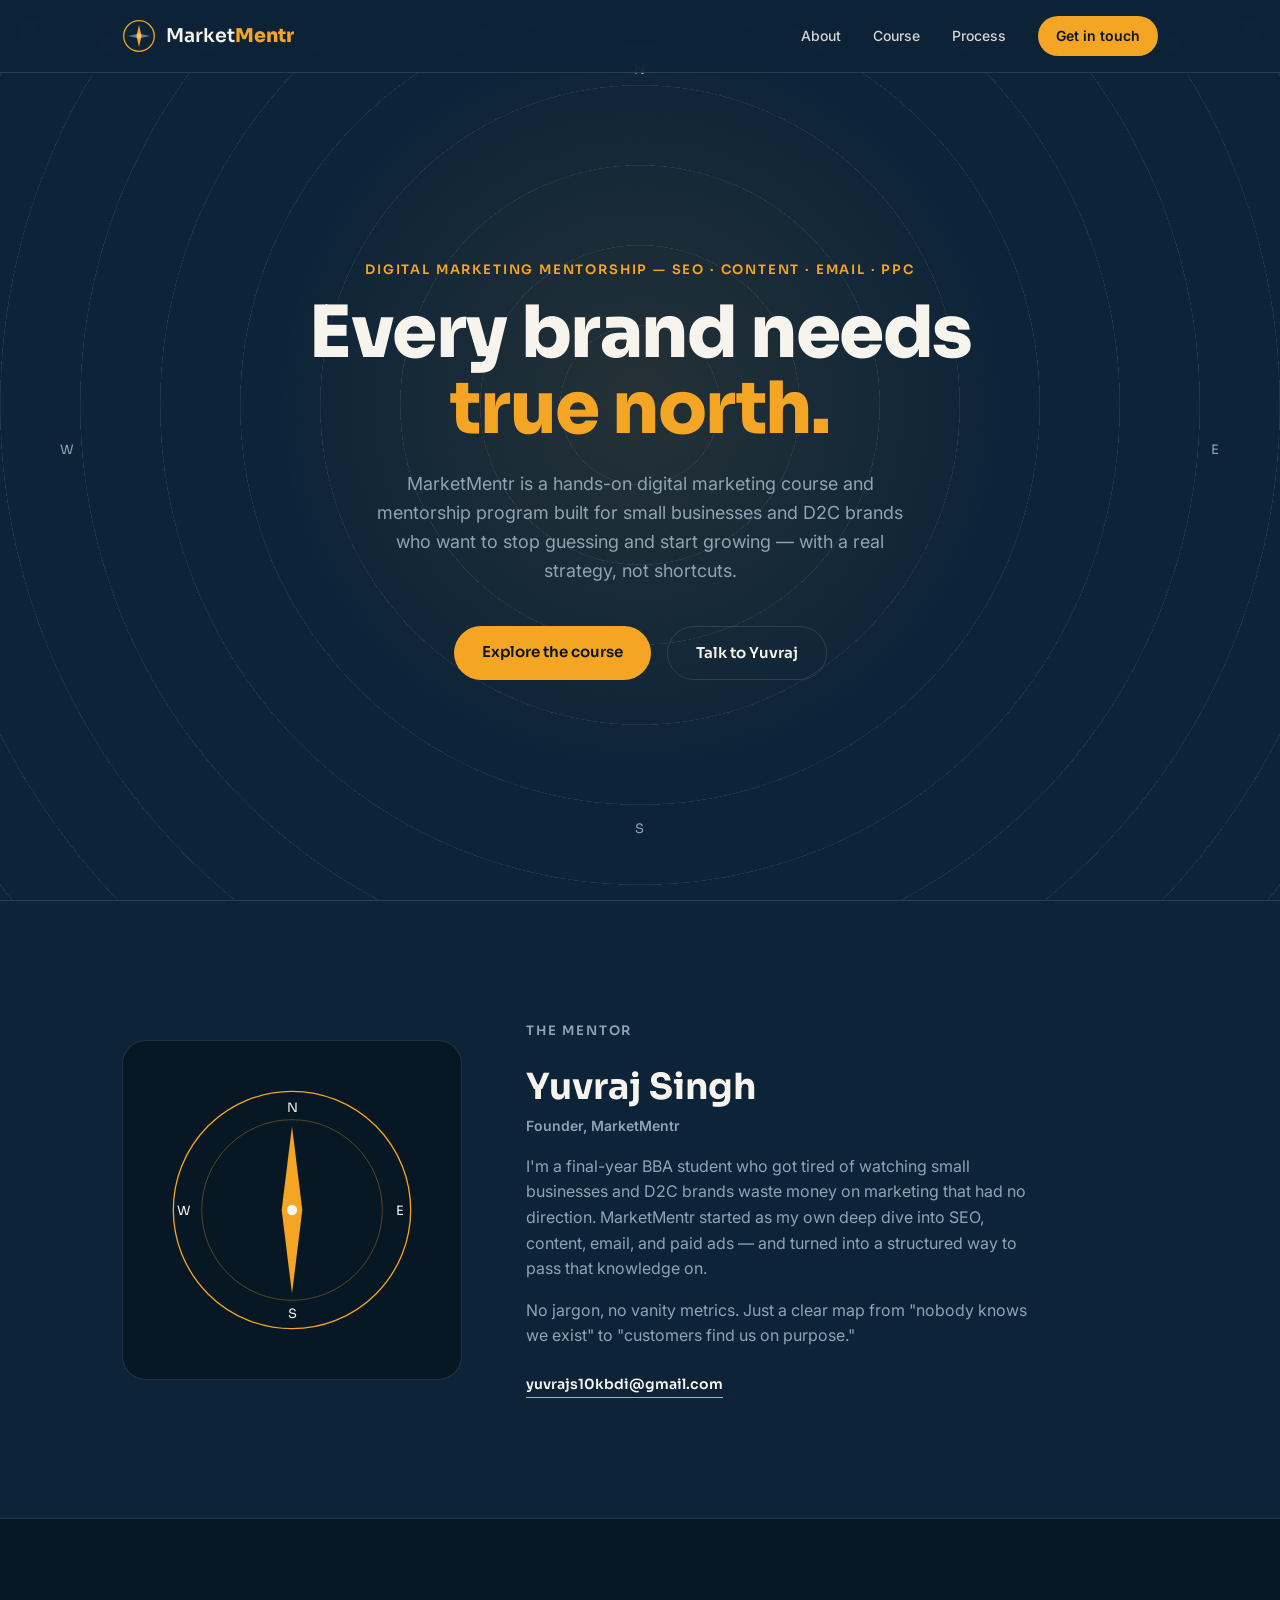
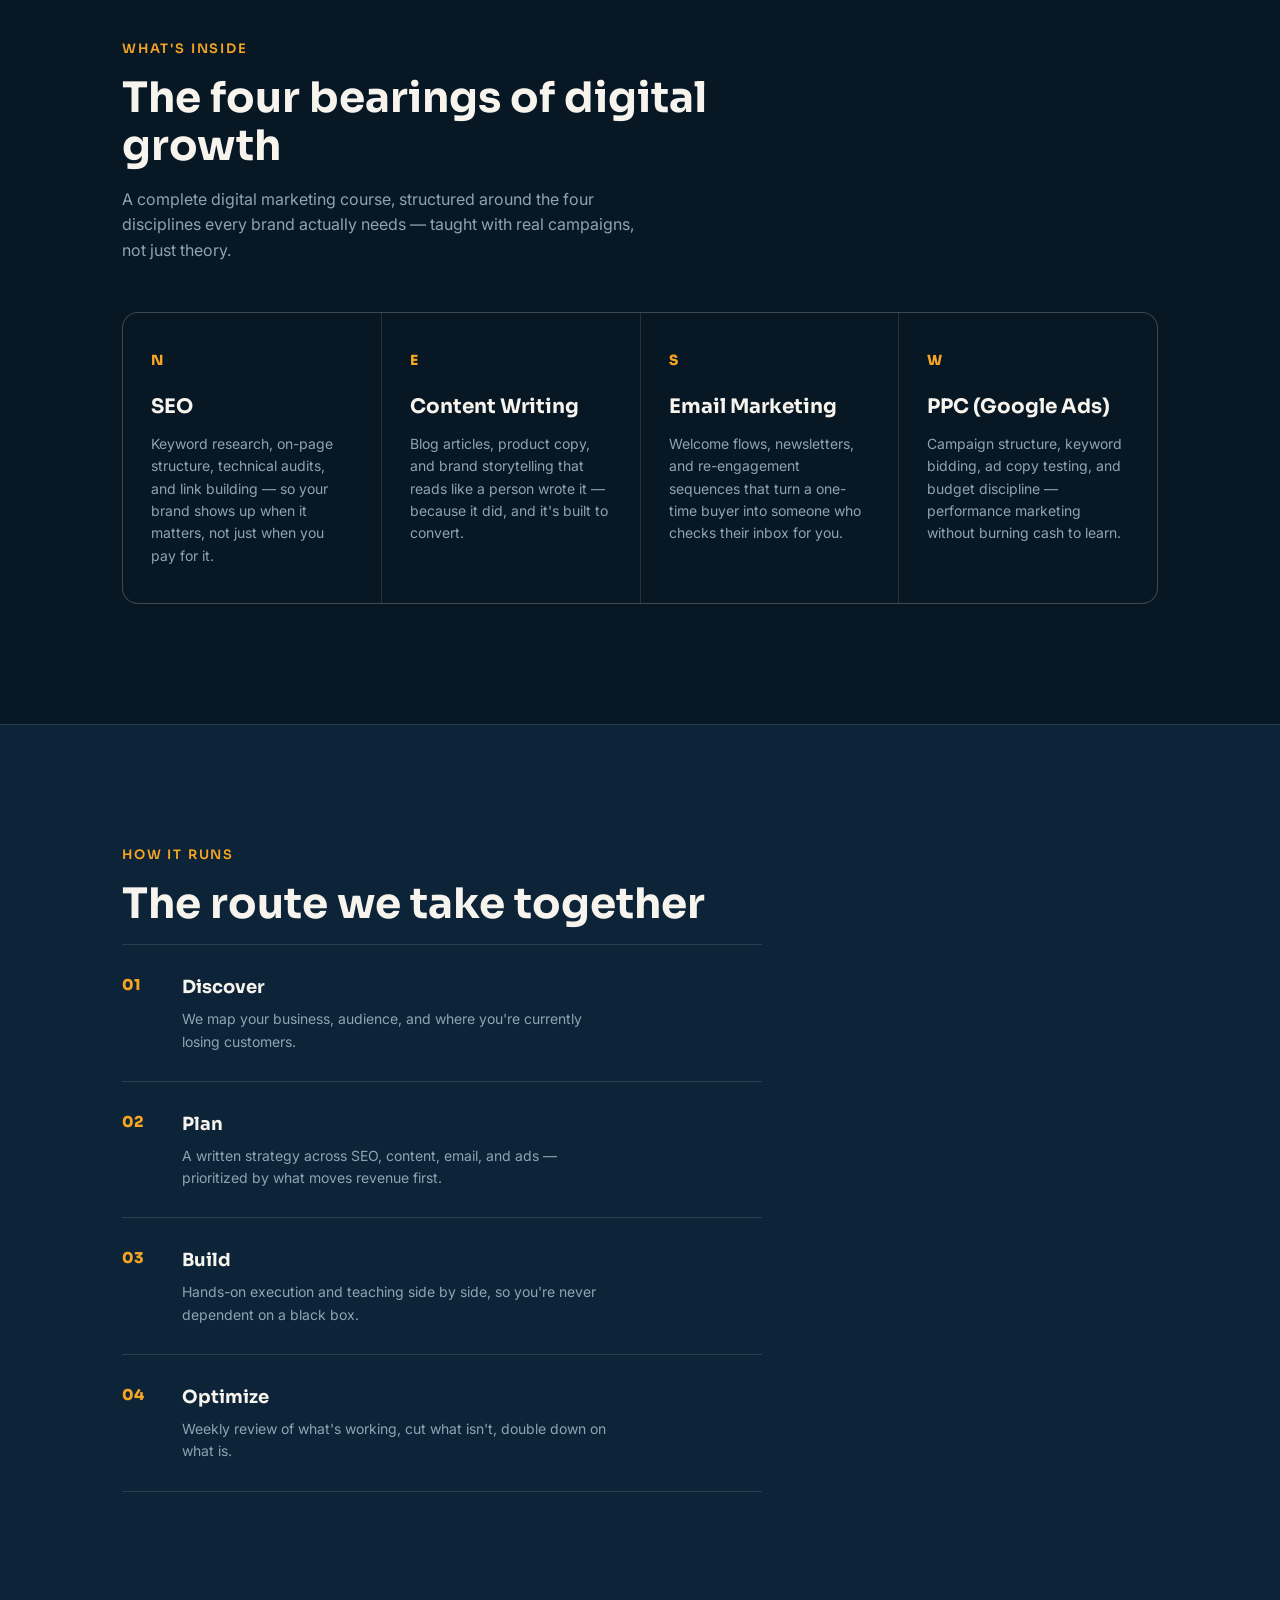
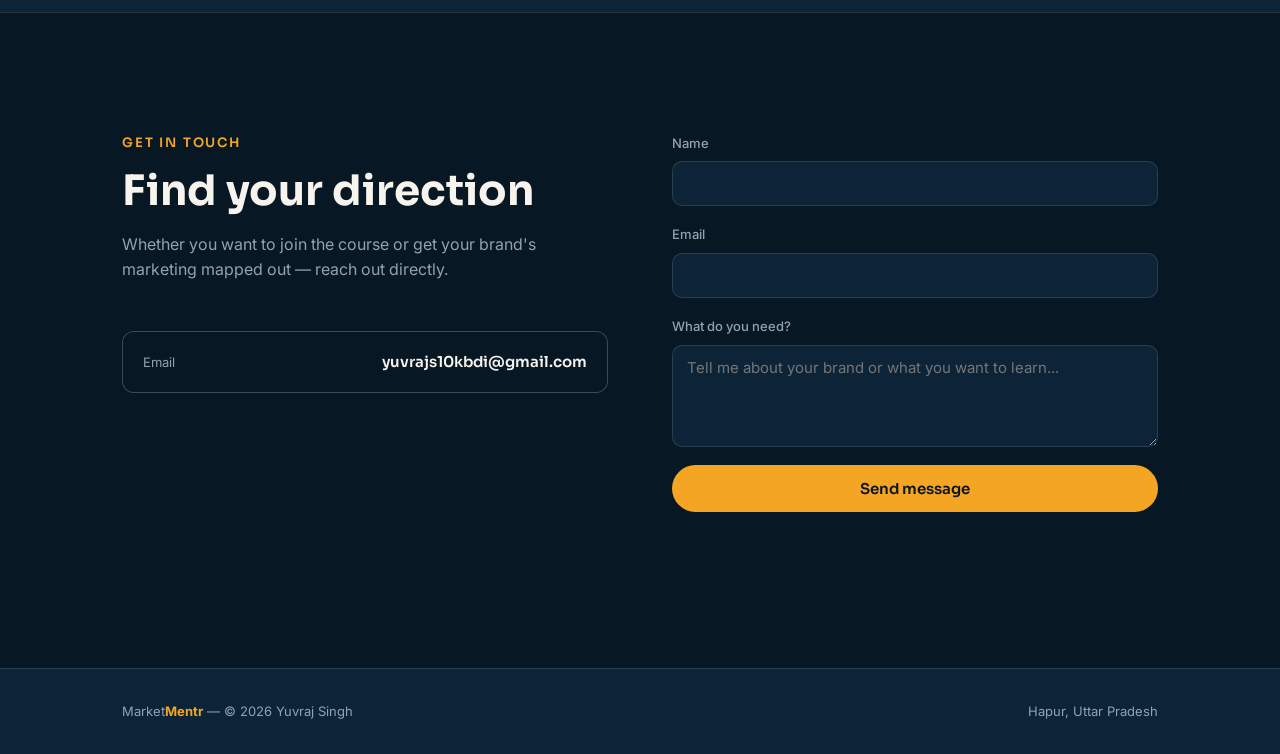
<file: index_2.html>
<!DOCTYPE html>
<html lang="en">
<head>
<meta charset="UTF-8">
<meta name="viewport" content="width=device-width, initial-scale=1.0">
<title>MarketMentr — Digital Marketing Mentorship for SMBs & D2C Brands</title>
<meta name="description" content="MarketMentr helps small businesses and D2C brands find their direction in digital marketing — SEO, Content, Email Marketing & PPC.">
<link rel="preconnect" href="https://fonts.googleapis.com">
<link rel="preconnect" href="https://fonts.gstatic.com" crossorigin>
<link href="https://fonts.googleapis.com/css2?family=Sora:wght@400;500;600;700;800&family=Inter:wght@400;500;600&display=swap" rel="stylesheet">
<link rel="stylesheet" href="style.css">
</head>
<body>

<div class="grain"></div>

<!-- NAV -->
<header class="nav" id="nav">
  <div class="nav-inner">
    <a href="#top" class="logo">
      <svg class="logo-mark" viewBox="0 0 40 40" width="34" height="34">
        <circle cx="20" cy="20" r="18" fill="none" stroke="#F5A524" stroke-width="1.5"/>
        <circle cx="20" cy="20" r="2" fill="#F5A524"/>
        <polygon points="20,7 23,20 20,33 17,20" fill="#F5A524"/>
        <polygon points="7,20 20,17 33,20 20,23" fill="#F7F4EE" opacity="0.4"/>
      </svg>
      <span>Market<strong>Mentr</strong></span>
    </a>
    <nav class="nav-links">
      <a href="#about">About</a>
      <a href="#services">Course</a>
      <a href="#process">Process</a>
      <a href="#contact" class="nav-cta">Get in touch</a>
    </nav>
    <button class="nav-toggle" id="navToggle" aria-label="Toggle menu">
      <span></span><span></span><span></span>
    </button>
  </div>
</header>

<!-- HERO -->
<section class="hero" id="top">
  <div class="compass-field" id="compassField"></div>
  <div class="hero-inner">
    <p class="eyebrow">Digital Marketing Mentorship — SEO · Content · Email · PPC</p>
    <h1 class="hero-title">Every brand needs<br><span class="hero-highlight">true north.</span></h1>
    <p class="hero-sub">MarketMentr is a hands-on digital marketing course and mentorship program built for small businesses and D2C brands who want to stop guessing and start growing — with a real strategy, not shortcuts.</p>
    <div class="hero-actions">
      <a href="#services" class="btn btn-primary">Explore the course</a>
      <a href="#contact" class="btn btn-ghost">Talk to Yuvraj</a>
    </div>
  </div>
  <div class="hero-bearing">
    <span>N</span><span>E</span><span>S</span><span>W</span>
  </div>
</section>

<!-- ABOUT -->
<section class="about" id="about">
  <div class="section-inner about-grid">
    <div class="about-visual">
      <div class="compass-card">
        <svg viewBox="0 0 200 200" width="100%" height="100%">
          <circle cx="100" cy="100" r="92" fill="none" stroke="#F5A524" stroke-width="1"/>
          <circle cx="100" cy="100" r="70" fill="none" stroke="#F5A524" stroke-width="0.5" opacity="0.5"/>
          <g id="needle" style="transform-origin:100px 100px;">
            <polygon points="100,35 108,100 100,165 92,100" fill="#F5A524"/>
          </g>
          <circle cx="100" cy="100" r="4" fill="#F7F4EE"/>
          <text x="100" y="24" text-anchor="middle" fill="#F7F4EE" font-size="10" font-family="Sora">N</text>
          <text x="100" y="184" text-anchor="middle" fill="#F7F4EE" font-size="10" font-family="Sora">S</text>
          <text x="16" y="104" text-anchor="middle" fill="#F7F4EE" font-size="10" font-family="Sora">W</text>
          <text x="184" y="104" text-anchor="middle" fill="#F7F4EE" font-size="10" font-family="Sora">E</text>
        </svg>
      </div>
    </div>
    <div class="about-copy">
      <p class="eyebrow">The mentor</p>
      <h2>Yuvraj Singh</h2>
      <p class="about-role">Founder, MarketMentr</p>
      <p>I'm a final-year BBA student who got tired of watching small businesses and D2C brands waste money on marketing that had no direction. MarketMentr started as my own deep dive into SEO, content, email, and paid ads — and turned into a structured way to pass that knowledge on.</p>
      <p>No jargon, no vanity metrics. Just a clear map from "nobody knows we exist" to "customers find us on purpose."</p>
      <div class="about-contact">
        <a href="mailto:yuvrajs10kbdi@gmail.com">yuvrajs10kbdi@gmail.com</a>
      </div>
    </div>
  </div>
</section>

<!-- SERVICES / COURSE -->
<section class="services" id="services">
  <div class="section-inner">
    <p class="eyebrow">What's inside</p>
    <h2 class="section-title">The four bearings of digital growth</h2>
    <p class="section-sub">A complete digital marketing course, structured around the four disciplines every brand actually needs — taught with real campaigns, not just theory.</p>

    <div class="bearing-grid">
      <article class="bearing-card">
        <span class="bearing-dir">N</span>
        <h3>SEO</h3>
        <p>Keyword research, on-page structure, technical audits, and link building — so your brand shows up when it matters, not just when you pay for it.</p>
      </article>
      <article class="bearing-card">
        <span class="bearing-dir">E</span>
        <h3>Content Writing</h3>
        <p>Blog articles, product copy, and brand storytelling that reads like a person wrote it — because it did, and it's built to convert.</p>
      </article>
      <article class="bearing-card">
        <span class="bearing-dir">S</span>
        <h3>Email Marketing</h3>
        <p>Welcome flows, newsletters, and re-engagement sequences that turn a one-time buyer into someone who checks their inbox for you.</p>
      </article>
      <article class="bearing-card">
        <span class="bearing-dir">W</span>
        <h3>PPC (Google Ads)</h3>
        <p>Campaign structure, keyword bidding, ad copy testing, and budget discipline — performance marketing without burning cash to learn.</p>
      </article>
    </div>
  </div>
</section>

<!-- PROCESS -->
<section class="process" id="process">
  <div class="section-inner">
    <p class="eyebrow">How it runs</p>
    <h2 class="section-title">The route we take together</h2>
    <ol class="route">
      <li>
        <span class="route-step">01</span>
        <div>
          <h4>Discover</h4>
          <p>We map your business, audience, and where you're currently losing customers.</p>
        </div>
      </li>
      <li>
        <span class="route-step">02</span>
        <div>
          <h4>Plan</h4>
          <p>A written strategy across SEO, content, email, and ads — prioritized by what moves revenue first.</p>
        </div>
      </li>
      <li>
        <span class="route-step">03</span>
        <div>
          <h4>Build</h4>
          <p>Hands-on execution and teaching side by side, so you're never dependent on a black box.</p>
        </div>
      </li>
      <li>
        <span class="route-step">04</span>
        <div>
          <h4>Optimize</h4>
          <p>Weekly review of what's working, cut what isn't, double down on what is.</p>
        </div>
      </li>
    </ol>
  </div>
</section>

<!-- CONTACT -->
<section class="contact" id="contact">
  <div class="section-inner contact-grid">
    <div>
      <p class="eyebrow">Get in touch</p>
      <h2 class="section-title">Find your direction</h2>
      <p class="section-sub">Whether you want to join the course or get your brand's marketing mapped out — reach out directly.</p>
      <div class="contact-details">
        <a href="mailto:yuvrajs10kbdi@gmail.com" class="contact-line">
          <span>Email</span>
          <strong>yuvrajs10kbdi@gmail.com</strong>
        </a>
      </div>
    </div>
    <form class="contact-form" id="contactForm" action="https://formspree.io/f/mnjeqdoj" method="POST">
      <label>Name
        <input type="text" name="name" required>
      </label>
      <label>Email
        <input type="email" name="email" required>
      </label>
      <label>What do you need?
        <textarea name="message" rows="4" required placeholder="Tell me about your brand or what you want to learn..."></textarea>
      </label>
      <button type="submit" class="btn btn-primary btn-full">Send message</button>
      <p class="form-note" id="formNote"></p>
    </form>
  </div>
</section>

<footer class="footer">
  <div class="section-inner footer-inner">
    <span>Market<strong>Mentr</strong> — © 2026 Yuvraj Singh</span>
    <span>Hapur, Uttar Pradesh</span>
  </div>
</footer>

<script src="script.js"></script>
</body>
</html>
</file>
<file: style.css>
:root{
  --navy:#0D2438;
  --navy-deep:#081724;
  --amber:#F5A524;
  --cream:#F7F4EE;
  --slate:#8FA3B3;
  --line:rgba(247,244,238,0.12);
  --font-display:'Sora',sans-serif;
  --font-body:'Inter',sans-serif;
}

*{margin:0;padding:0;box-sizing:border-box;}
html{scroll-behavior:smooth;}
body{
  background:var(--navy);
  color:var(--cream);
  font-family:var(--font-body);
  line-height:1.6;
  overflow-x:hidden;
}
a{color:inherit;text-decoration:none;}
ul,ol{list-style:none;}
img,svg{display:block;max-width:100%;}

.grain{
  position:fixed;inset:0;pointer-events:none;z-index:1;
  background-image:radial-gradient(rgba(247,244,238,0.02) 1px, transparent 1px);
  background-size:3px 3px;
  opacity:0.5;
}

.section-inner{
  max-width:1100px;
  margin:0 auto;
  padding:0 32px;
}

.eyebrow{
  font-family:var(--font-display);
  font-size:13px;
  letter-spacing:0.14em;
  text-transform:uppercase;
  color:var(--amber);
  font-weight:600;
  margin-bottom:14px;
}

.section-title{
  font-family:var(--font-display);
  font-size:clamp(28px,4vw,42px);
  font-weight:700;
  line-height:1.15;
  margin-bottom:16px;
  max-width:600px;
}

.section-sub{
  color:var(--slate);
  max-width:520px;
  font-size:16px;
  margin-bottom:48px;
}

/* NAV */
.nav{
  position:fixed;top:0;left:0;right:0;z-index:50;
  background:rgba(13,36,56,0.85);
  backdrop-filter:blur(10px);
  border-bottom:1px solid var(--line);
}
.nav-inner{
  max-width:1100px;margin:0 auto;padding:16px 32px;
  display:flex;align-items:center;justify-content:space-between;
}
.logo{display:flex;align-items:center;gap:10px;font-family:var(--font-display);font-size:19px;font-weight:600;}
.logo strong{color:var(--amber);font-weight:800;}
.nav-links{display:flex;align-items:center;gap:32px;font-size:14px;font-weight:500;}
.nav-links a{color:var(--cream);opacity:0.85;transition:opacity .2s;}
.nav-links a:hover{opacity:1;}
.nav-cta{
  background:var(--amber);color:var(--navy-deep)!important;
  padding:9px 18px;border-radius:100px;opacity:1!important;font-weight:600;
}
.nav-toggle{display:none;background:none;border:0;flex-direction:column;gap:5px;cursor:pointer;padding:6px;}
.nav-toggle span{width:22px;height:2px;background:var(--cream);}

/* HERO */
.hero{
  position:relative;
  min-height:100vh;
  display:flex;flex-direction:column;align-items:center;justify-content:center;
  padding:140px 32px 100px;
  text-align:center;
  overflow:hidden;
}
.compass-field{
  position:absolute;inset:0;z-index:0;
  background:
    radial-gradient(circle at 50% 45%, rgba(245,165,36,0.10) 0%, transparent 45%),
    repeating-radial-gradient(circle at 50% 45%, transparent 0, transparent 79px, var(--line) 80px);
}
.hero-inner{position:relative;z-index:2;max-width:760px;}
.hero-title{
  font-family:var(--font-display);
  font-size:clamp(40px,7vw,72px);
  font-weight:800;
  line-height:1.05;
  letter-spacing:-0.02em;
  margin-bottom:24px;
}
.hero-highlight{color:var(--amber);}
.hero-sub{
  color:var(--slate);
  font-size:18px;
  max-width:560px;
  margin:0 auto 40px;
}
.hero-actions{display:flex;gap:16px;justify-content:center;flex-wrap:wrap;}
.btn{
  display:inline-block;
  font-family:var(--font-display);
  font-weight:600;
  font-size:15px;
  padding:14px 28px;
  border-radius:100px;
  transition:transform .2s ease, background .2s ease;
}
.btn-primary{background:var(--amber);color:var(--navy-deep);}
.btn-primary:hover{transform:translateY(-2px);}
.btn-ghost{border:1px solid var(--line);color:var(--cream);}
.btn-ghost:hover{border-color:var(--amber);}
.btn-full{width:100%;text-align:center;border:none;cursor:pointer;}

.hero-bearing{
  position:absolute;inset:60px;z-index:1;
  font-family:var(--font-display);
  font-size:13px;color:var(--slate);letter-spacing:0.1em;
}
.hero-bearing span:nth-child(1){position:absolute;top:0;left:50%;transform:translateX(-50%);}
.hero-bearing span:nth-child(2){position:absolute;top:50%;right:0;transform:translateY(-50%);}
.hero-bearing span:nth-child(3){position:absolute;bottom:0;left:50%;transform:translateX(-50%);}
.hero-bearing span:nth-child(4){position:absolute;top:50%;left:0;transform:translateY(-50%);}

/* ABOUT */
.about{padding:120px 0;border-top:1px solid var(--line);}
.about-grid{display:grid;grid-template-columns:340px 1fr;gap:64px;align-items:center;}
.compass-card{
  aspect-ratio:1;
  background:var(--navy-deep);
  border:1px solid var(--line);
  border-radius:24px;
  padding:40px;
}
#needle{animation:spin 18s linear infinite;}
@keyframes spin{
  0%{transform:rotate(0deg);}
  20%{transform:rotate(70deg);}
  45%{transform:rotate(-30deg);}
  70%{transform:rotate(15deg);}
  100%{transform:rotate(360deg);}
}
.about-copy h2{font-family:var(--font-display);font-size:36px;font-weight:700;}
.about-role{color:var(--amber);font-weight:600;margin-bottom:20px;font-size:14px;}
.about-copy p{color:var(--slate);margin-bottom:16px;max-width:520px;}
.about-contact{display:flex;gap:24px;margin-top:24px;flex-wrap:wrap;}
.about-contact a{
  font-family:var(--font-display);font-weight:600;font-size:14px;
  color:var(--cream);border-bottom:1px solid var(--amber);padding-bottom:2px;
}

/* SERVICES */
.services{padding:120px 0;border-top:1px solid var(--line);background:var(--navy-deep);}
.bearing-grid{display:grid;grid-template-columns:repeat(4,1fr);gap:1px;background:var(--line);border:1px solid var(--line);border-radius:16px;overflow:hidden;}
.bearing-card{background:var(--navy-deep);padding:36px 28px;position:relative;}
.bearing-dir{
  font-family:var(--font-display);font-weight:800;color:var(--amber);
  font-size:14px;letter-spacing:0.1em;display:block;margin-bottom:20px;
}
.bearing-card h3{font-family:var(--font-display);font-size:20px;margin-bottom:10px;}
.bearing-card p{color:var(--slate);font-size:14px;}

/* PROCESS */
.process{padding:120px 0;border-top:1px solid var(--line);}
.route{display:flex;flex-direction:column;max-width:640px;}
.route li{display:flex;gap:28px;padding:28px 0;border-top:1px solid var(--line);}
.route li:last-child{border-bottom:1px solid var(--line);}
.route-step{font-family:var(--font-display);font-weight:800;color:var(--amber);font-size:15px;min-width:32px;}
.route h4{font-family:var(--font-display);font-size:18px;margin-bottom:6px;}
.route p{color:var(--slate);font-size:14px;max-width:440px;}

/* CONTACT */
.contact{padding:120px 0;border-top:1px solid var(--line);background:var(--navy-deep);}
.contact-grid{display:grid;grid-template-columns:1fr 1fr;gap:64px;}
.contact-details{display:flex;flex-direction:column;gap:1px;background:var(--line);border:1px solid var(--line);border-radius:12px;overflow:hidden;margin-top:8px;}
.contact-line{
  display:flex;justify-content:space-between;align-items:center;
  padding:18px 20px;background:var(--navy-deep);transition:background .2s;
}
.contact-line:hover{background:rgba(245,165,36,0.06);}
.contact-line span{color:var(--slate);font-size:13px;}
.contact-line strong{font-family:var(--font-display);font-size:15px;font-weight:600;}

.contact-form{display:flex;flex-direction:column;gap:18px;}
.contact-form label{display:flex;flex-direction:column;gap:8px;font-size:13px;color:var(--slate);font-weight:500;}
.contact-form input,.contact-form textarea{
  background:var(--navy);border:1px solid var(--line);border-radius:10px;
  padding:12px 14px;color:var(--cream);font-family:var(--font-body);font-size:15px;
  resize:vertical;
}
.contact-form input:focus,.contact-form textarea:focus{outline:2px solid var(--amber);outline-offset:1px;}
.form-note{font-size:13px;color:var(--amber);min-height:18px;}

/* FOOTER */
.footer{padding:32px 0;border-top:1px solid var(--line);}
.footer-inner{display:flex;justify-content:space-between;color:var(--slate);font-size:13px;flex-wrap:wrap;gap:8px;}
.footer strong{color:var(--amber);}

/* RESPONSIVE */
@media (max-width:860px){
  .nav-links{
    position:fixed;top:66px;left:0;right:0;
    flex-direction:column;background:var(--navy-deep);
    padding:24px 32px;border-bottom:1px solid var(--line);
    display:none;gap:20px;align-items:flex-start;
  }
  .nav-links.open{display:flex;}
  .nav-toggle{display:flex;}
  .about-grid{grid-template-columns:1fr;}
  .compass-card{max-width:260px;margin:0 auto;}
  .bearing-grid{grid-template-columns:1fr 1fr;}
  .contact-grid{grid-template-columns:1fr;}
}
@media (prefers-reduced-motion:reduce){
  #needle{animation:none;}
  html{scroll-behavior:auto;}
}
.image-marquee-track{
  display:flex !important;
  flex-direction:row !important;
  flex-wrap:nowrap !important;
  align-items:center !important;
  gap:1px !important;
  width:max-content !important;
}
.image-marquee-track img{
  height:100px !important;
  width:auto !important;
  flex-shrink:0 !important;
  border-radius:12px;
}
</file>
